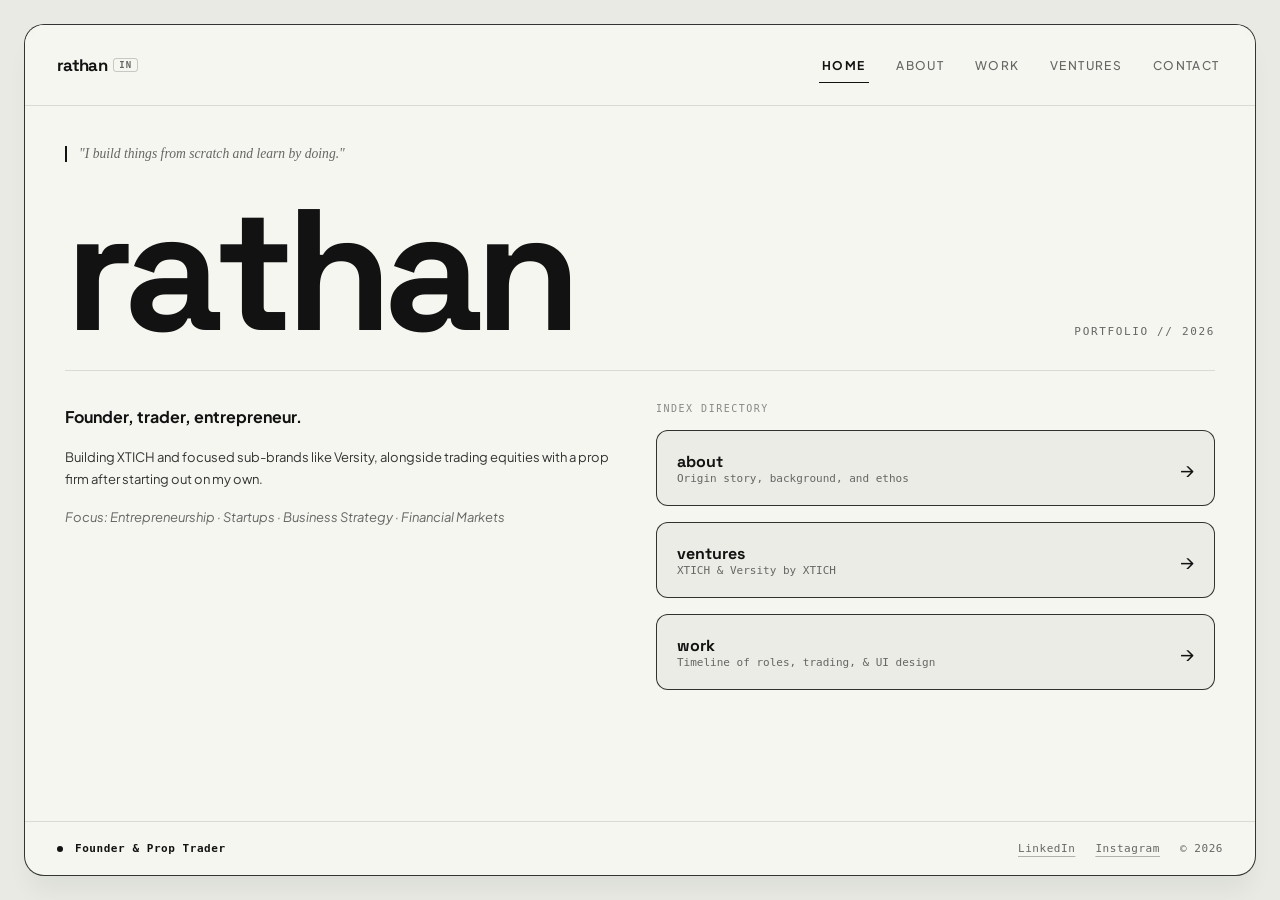
<file: index.html>
<!DOCTYPE html>
<html lang="en">
<head>
  <meta charset="UTF-8">
  <meta name="viewport" content="width=device-width, initial-scale=1.0">
  <title>Rathan — Founder & Trader</title>
  <meta name="description" content="Personal portfolio of Rathan — Founder of XTICH & Versity, Trader, Entrepreneur.">
  
  <!-- Google Fonts -->
  <link rel="preconnect" href="https://fonts.googleapis.com">
  <link rel="preconnect" href="https://fonts.gstatic.com" crossorigin>
  <link href="https://fonts.googleapis.com/css2?family=Plus+Jakarta+Sans:ital,wght@0,300;0,400;0,500;0,600;0,700;0,800;1,400&family=Space+Grotesk:wght@500;600;700;800&display=swap" rel="stylesheet">
  
  <link rel="stylesheet" href="css/style.css">
</head>
<body>

  <div class="viewport-frame">
    <!-- Top Header Bar -->
    <header class="header-bar">
      <a href="index.html" class="brand-logo">
        <span>rathan</span>
        <span class="brand-badge">in</span>
      </a>

      <nav aria-label="Main Navigation">
        <ul class="nav-links">
          <li><a href="index.html" class="nav-link active">Home</a></li>
          <li><a href="about.html" class="nav-link">About</a></li>
          <li><a href="work.html" class="nav-link">Work</a></li>
          <li><a href="ventures.html" class="nav-link">Ventures</a></li>
          <li><a href="contact.html" class="nav-link">Contact</a></li>
        </ul>
      </nav>
    </header>

    <!-- Main Content -->
    <main class="main-content">
      <!-- Top-left pull quote -->
      <div class="pull-quote">
        "I build things from scratch and learn by doing."
      </div>

      <!-- Giant Wordmark Header -->
      <div class="wordmark-header">
        <div class="wordmark-container">
          <h1 class="wordmark-title" data-wordmark="rathan">rathan</h1>
          <div class="wordmark-subtitle">PORTFOLIO // 2026</div>
        </div>
      </div>

      <!-- Intro & Directory Teaser Grid -->
      <div class="grid-two-col reveal-on-scroll">
        <!-- Quiet Body Intro -->
        <div class="quiet-body">
          <div style="font-weight: 700; font-size: 1rem; color: var(--text-main);">
            Founder, trader, entrepreneur.
          </div>
          <p>
            Building XTICH and focused sub-brands like Versity, alongside trading equities with a prop firm after starting out on my own.
          </p>
          <p style="color: var(--text-muted); font-style: italic;">
            Focus: Entrepreneurship · Startups · Business Strategy · Financial Markets
          </p>
        </div>

        <!-- Index Directory Teasers -->
        <div style="display: flex; flex-direction: column; gap: 1rem;">
          <div style="font-family: monospace; font-size: 10px; text-transform: uppercase; letter-spacing: 0.15em; color: var(--text-subtle);">
            INDEX DIRECTORY
          </div>

          <a href="about.html" class="framed-card" style="display: flex; justify-content: space-between; align-items: center;">
            <div>
              <div style="font-family: var(--font-grotesk); font-weight: 700; font-size: 1rem;">about</div>
              <div style="font-family: monospace; font-size: 11px; color: var(--text-muted);">Origin story, background, and ethos</div>
            </div>
            <span style="font-size: 1.25rem;">→</span>
          </a>

          <a href="ventures.html" class="framed-card" style="display: flex; justify-content: space-between; align-items: center;">
            <div>
              <div style="font-family: var(--font-grotesk); font-weight: 700; font-size: 1rem;">ventures</div>
              <div style="font-family: monospace; font-size: 11px; color: var(--text-muted);">XTICH & Versity by XTICH</div>
            </div>
            <span style="font-size: 1.25rem;">→</span>
          </a>

          <a href="work.html" class="framed-card" style="display: flex; justify-content: space-between; align-items: center;">
            <div>
              <div style="font-family: var(--font-grotesk); font-weight: 700; font-size: 1rem;">work</div>
              <div style="font-family: monospace; font-size: 11px; color: var(--text-muted);">Timeline of roles, trading, & UI design</div>
            </div>
            <span style="font-size: 1.25rem;">→</span>
          </a>
        </div>
      </div>
    </main>

    <!-- Bottom Footer Bar -->
    <footer class="footer-bar">
      <div class="footer-status">
        <span class="status-dot"></span>
        <span style="color: var(--text-main); font-weight: 600;">Founder & Prop Trader</span>
      </div>

      <div class="footer-socials">
        <a href="https://www.linkedin.com/in/rathan-p/" target="_blank" rel="noopener noreferrer">LinkedIn</a>
        <a href="https://www.instagram.com/rathannx/" target="_blank" rel="noopener noreferrer">Instagram</a>
        <span>© 2026</span>
      </div>
    </footer>
  </div>

  <script src="js/main.js"></script>
</body>
</html>
</file>
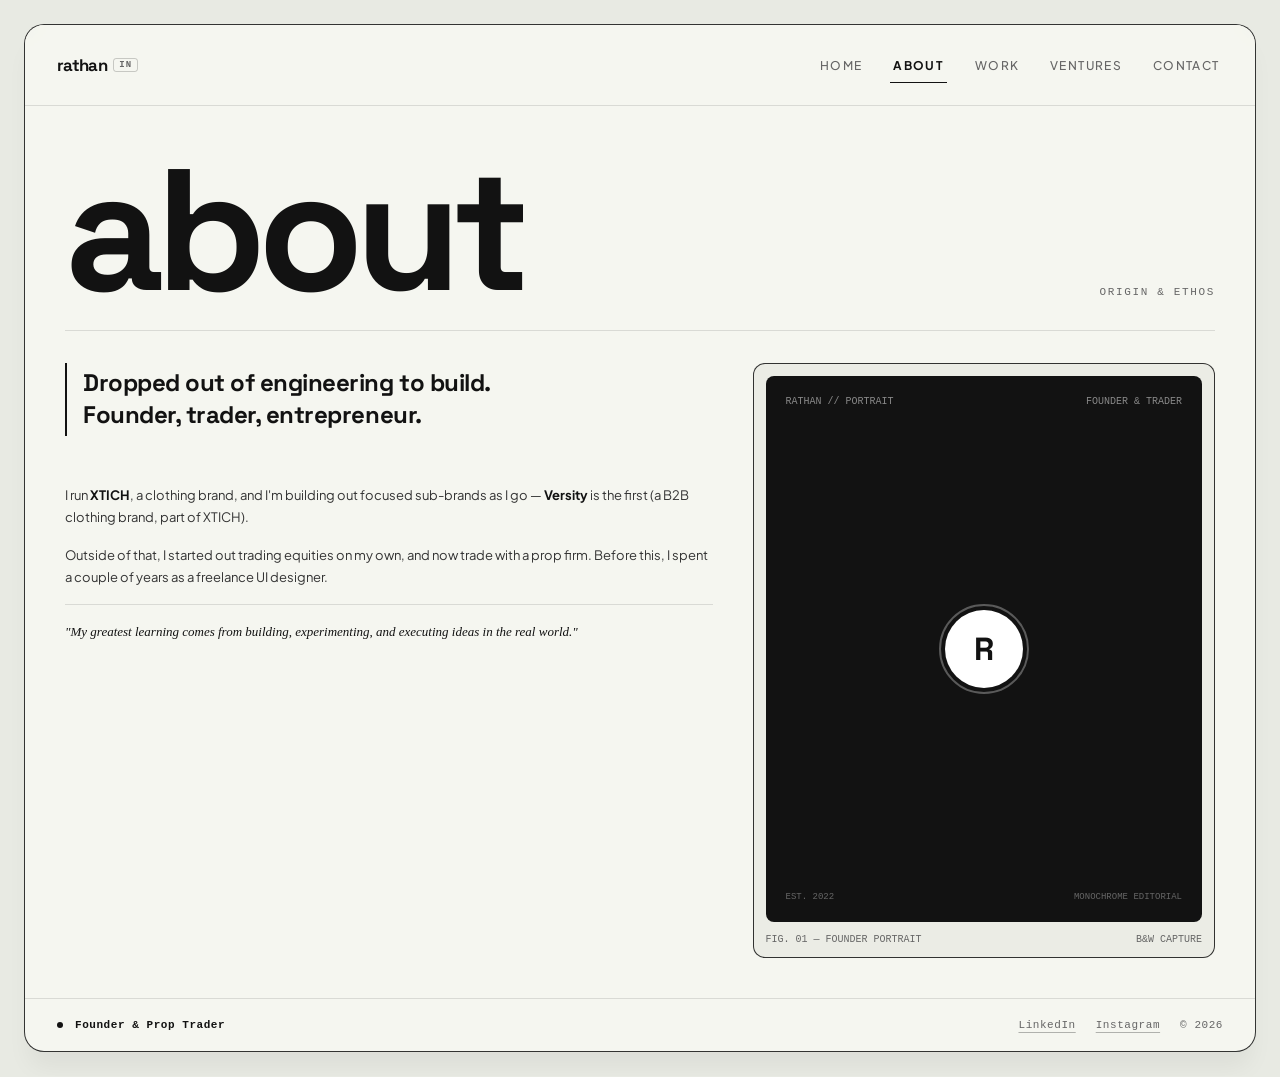
<file: about.html>
<!DOCTYPE html>
<html lang="en">
<head>
  <meta charset="UTF-8">
  <meta name="viewport" content="width=device-width, initial-scale=1.0">
  <title>About — Rathan</title>
  <meta name="description" content="Origin story, background, and ethos of Rathan — Founder, Trader, Entrepreneur.">
  
  <!-- Google Fonts -->
  <link rel="preconnect" href="https://fonts.googleapis.com">
  <link rel="preconnect" href="https://fonts.gstatic.com" crossorigin>
  <link href="https://fonts.googleapis.com/css2?family=Plus+Jakarta+Sans:ital,wght@0,300;0,400;0,500;0,600;0,700;0,800;1,400&family=Space+Grotesk:wght@500;600;700;800&display=swap" rel="stylesheet">
  
  <link rel="stylesheet" href="css/style.css">
</head>
<body>

  <div class="viewport-frame">
    <!-- Top Header Bar -->
    <header class="header-bar">
      <a href="index.html" class="brand-logo">
        <span>rathan</span>
        <span class="brand-badge">in</span>
      </a>

      <nav aria-label="Main Navigation">
        <ul class="nav-links">
          <li><a href="index.html" class="nav-link">Home</a></li>
          <li><a href="about.html" class="nav-link active">About</a></li>
          <li><a href="work.html" class="nav-link">Work</a></li>
          <li><a href="ventures.html" class="nav-link">Ventures</a></li>
          <li><a href="contact.html" class="nav-link">Contact</a></li>
        </ul>
      </nav>
    </header>

    <!-- Main Content -->
    <main class="main-content">
      <!-- Giant Wordmark Header -->
      <div class="wordmark-header">
        <div class="wordmark-container">
          <h1 class="wordmark-title" data-wordmark="about">about</h1>
          <div class="wordmark-subtitle">ORIGIN & ETHOS</div>
        </div>
      </div>

      <!-- Main About Grid -->
      <div class="grid-about reveal-on-scroll">
        <!-- Left Column: Copy -->
        <div style="display: flex; flex-direction: column; gap: 1.5rem;">
          <div class="headline-box">
            <h2 class="headline-text">
              Dropped out of engineering to build. <br>Founder, trader, entrepreneur.
            </h2>
          </div>

          <div class="quiet-body">
            <p>
              I run <strong style="color: var(--text-main);">XTICH</strong>, a clothing brand, and I'm building out focused sub-brands as I go — <strong style="color: var(--text-main);">Versity</strong> is the first (a B2B clothing brand, part of XTICH).
            </p>

            <p>
              Outside of that, I started out trading equities on my own, and now trade with a prop firm. Before this, I spent a couple of years as a freelance UI designer.
            </p>

            <div style="padding-top: 1rem; border-top: 1px solid var(--border-light);">
              <p style="font-family: Georgia, serif; font-style: italic; color: var(--text-main); font-weight: 500;">
                "My greatest learning comes from building, experimenting, and executing ideas in the real world."
              </p>
            </div>
          </div>
        </div>

        <!-- Right Column: Portrait Card -->
        <div class="portrait-box">
          <div class="portrait-inner">
            <div style="display: flex; justify-content: space-between; font-family: monospace; font-size: 10px; color: #888888;">
              <span>RATHAN // PORTRAIT</span>
              <span>FOUNDER & TRADER</span>
            </div>

            <div class="portrait-circle">
              <div class="portrait-avatar">R</div>
            </div>

            <div style="display: flex; justify-content: space-between; font-family: monospace; font-size: 9px; color: #666666; text-transform: uppercase;">
              <span>EST. 2022</span>
              <span>MONOCHROME EDITORIAL</span>
            </div>
          </div>

          <div style="display: flex; justify-content: space-between; font-family: monospace; font-size: 10px; color: var(--text-muted);">
            <span>FIG. 01 — FOUNDER PORTRAIT</span>
            <span>B&W CAPTURE</span>
          </div>
        </div>
      </div>
    </main>

    <!-- Bottom Footer Bar -->
    <footer class="footer-bar">
      <div class="footer-status">
        <span class="status-dot"></span>
        <span style="color: var(--text-main); font-weight: 600;">Founder & Prop Trader</span>
      </div>

      <div class="footer-socials">
        <a href="https://www.linkedin.com/in/rathan-p/" target="_blank" rel="noopener noreferrer">LinkedIn</a>
        <a href="https://www.instagram.com/rathannx/" target="_blank" rel="noopener noreferrer">Instagram</a>
        <span>© 2026</span>
      </div>
    </footer>
  </div>

  <script src="js/main.js"></script>
</body>
</html>
</file>
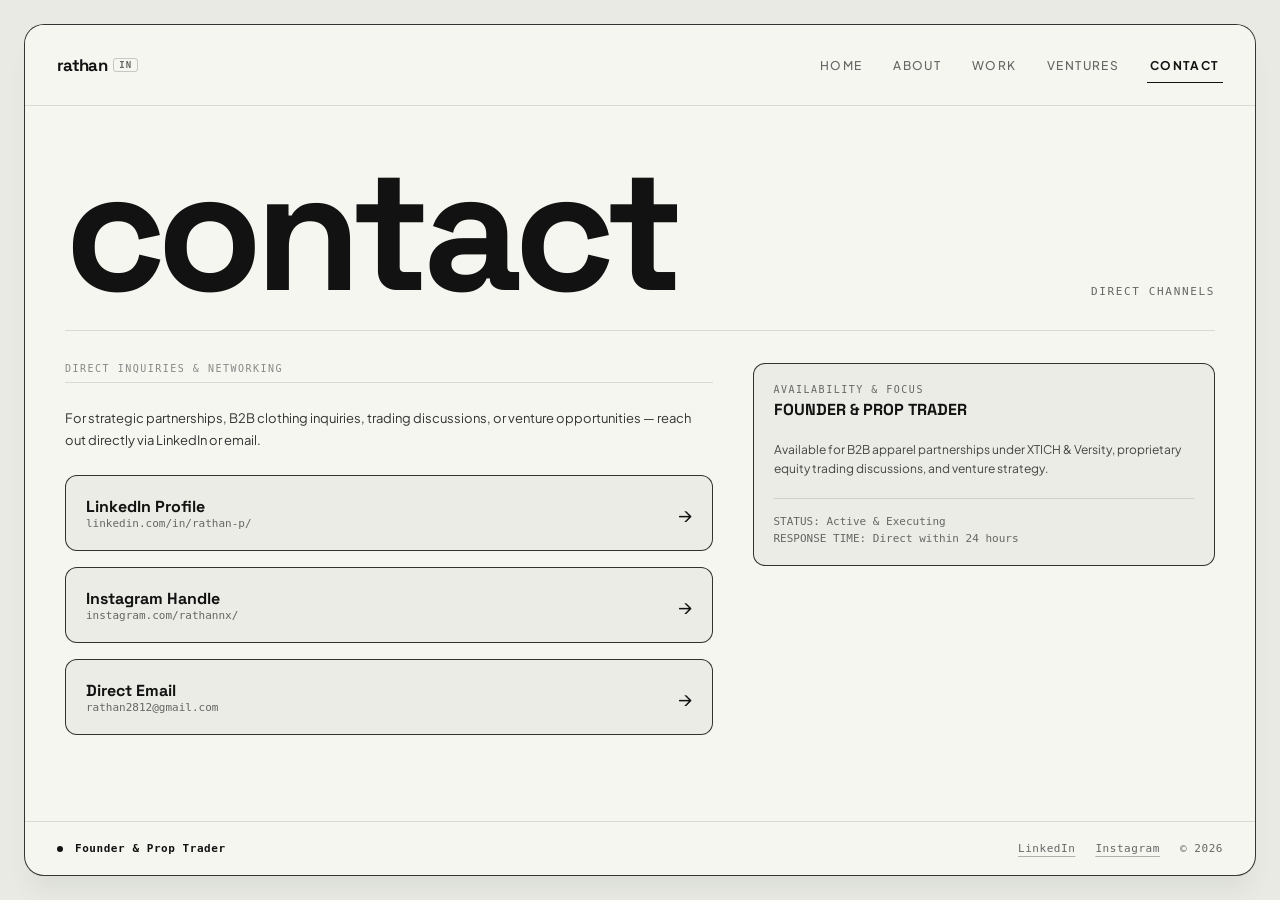
<file: contact.html>
<!DOCTYPE html>
<html lang="en">
<head>
  <meta charset="UTF-8">
  <meta name="viewport" content="width=device-width, initial-scale=1.0">
  <title>Contact — Rathan</title>
  <meta name="description" content="Direct contact channels and social profiles for Rathan.">
  
  <!-- Google Fonts -->
  <link rel="preconnect" href="https://fonts.googleapis.com">
  <link rel="preconnect" href="https://fonts.gstatic.com" crossorigin>
  <link href="https://fonts.googleapis.com/css2?family=Plus+Jakarta+Sans:ital,wght@0,300;0,400;0,500;0,600;0,700;0,800;1,400&family=Space+Grotesk:wght@500;600;700;800&display=swap" rel="stylesheet">
  
  <link rel="stylesheet" href="css/style.css">
</head>
<body>

  <div class="viewport-frame">
    <!-- Top Header Bar -->
    <header class="header-bar">
      <a href="index.html" class="brand-logo">
        <span>rathan</span>
        <span class="brand-badge">in</span>
      </a>

      <nav aria-label="Main Navigation">
        <ul class="nav-links">
          <li><a href="index.html" class="nav-link">Home</a></li>
          <li><a href="about.html" class="nav-link">About</a></li>
          <li><a href="work.html" class="nav-link">Work</a></li>
          <li><a href="ventures.html" class="nav-link">Ventures</a></li>
          <li><a href="contact.html" class="nav-link active">Contact</a></li>
        </ul>
      </nav>
    </header>

    <!-- Main Content -->
    <main class="main-content">
      <!-- Giant Wordmark Header -->
      <div class="wordmark-header">
        <div class="wordmark-container">
          <h1 class="wordmark-title" data-wordmark="contact">contact</h1>
          <div class="wordmark-subtitle">DIRECT CHANNELS</div>
        </div>
      </div>

      <!-- Contact Layout Grid -->
      <div class="grid-about reveal-on-scroll">
        <!-- Left 7 cols: Direct Links -->
        <div style="display: flex; flex-direction: column; gap: 1.5rem;">
          <div style="font-family: monospace; font-size: 10px; text-transform: uppercase; letter-spacing: 0.15em; color: var(--text-subtle); padding-bottom: 0.5rem; border-bottom: 1px solid var(--border-light);">
            DIRECT INQUIRIES & NETWORKING
          </div>

          <p style="font-size: 13px; line-height: 1.7; color: #333333;">
            For strategic partnerships, B2B clothing inquiries, trading discussions, or venture opportunities — reach out directly via LinkedIn or email.
          </p>

          <div style="display: flex; flex-direction: column; gap: 1rem;">
            <!-- LinkedIn -->
            <a href="https://www.linkedin.com/in/rathan-p/" target="_blank" rel="noopener noreferrer" class="framed-card" style="display: flex; justify-content: space-between; align-items: center;">
              <div>
                <div style="font-family: var(--font-grotesk); font-weight: 700; font-size: 1rem;">LinkedIn Profile</div>
                <div style="font-family: monospace; font-size: 11px; color: var(--text-muted);">linkedin.com/in/rathan-p/</div>
              </div>
              <span style="font-size: 1.25rem;">→</span>
            </a>

            <!-- Instagram -->
            <a href="https://www.instagram.com/rathannx/" target="_blank" rel="noopener noreferrer" class="framed-card" style="display: flex; justify-content: space-between; align-items: center;">
              <div>
                <div style="font-family: var(--font-grotesk); font-weight: 700; font-size: 1rem;">Instagram Handle</div>
                <div style="font-family: monospace; font-size: 11px; color: var(--text-muted);">instagram.com/rathannx/</div>
              </div>
              <span style="font-size: 1.25rem;">→</span>
            </a>

            <!-- Email -->
            <a href="mailto:rathan2812@gmail.com" class="framed-card" style="display: flex; justify-content: space-between; align-items: center;">
              <div>
                <div style="font-family: var(--font-grotesk); font-weight: 700; font-size: 1rem;">Direct Email</div>
                <div style="font-family: monospace; font-size: 11px; color: var(--text-muted);">rathan2812@gmail.com</div>
              </div>
              <span style="font-size: 1.25rem;">→</span>
            </a>
          </div>
        </div>

        <!-- Right 5 cols: Availability Specs -->
        <div>
          <div class="framed-card" style="display: flex; flex-direction: column; gap: 1.25rem;">
            <div>
              <span style="font-family: monospace; font-size: 10px; text-transform: uppercase; letter-spacing: 0.15em; color: var(--text-muted); display: block; margin-bottom: 0.25rem;">
                AVAILABILITY & FOCUS
              </span>
              <h3 style="font-family: var(--font-grotesk); font-size: 1rem; font-weight: 700; text-transform: uppercase;">
                Founder & Prop Trader
              </h3>
            </div>

            <p style="font-size: 12px; line-height: 1.6; color: #444444;">
              Available for B2B apparel partnerships under XTICH & Versity, proprietary equity trading discussions, and venture strategy.
            </p>

            <div style="padding-top: 1rem; border-top: 1px solid var(--border-light); font-family: monospace; font-size: 11px; color: var(--text-muted); display: flex; flex-direction: column; gap: 0.25rem;">
              <div>STATUS: Active & Executing</div>
              <div>RESPONSE TIME: Direct within 24 hours</div>
            </div>
          </div>
        </div>
      </div>
    </main>

    <!-- Bottom Footer Bar -->
    <footer class="footer-bar">
      <div class="footer-status">
        <span class="status-dot"></span>
        <span style="color: var(--text-main); font-weight: 600;">Founder & Prop Trader</span>
      </div>

      <div class="footer-socials">
        <a href="https://www.linkedin.com/in/rathan-p/" target="_blank" rel="noopener noreferrer">LinkedIn</a>
        <a href="https://www.instagram.com/rathannx/" target="_blank" rel="noopener noreferrer">Instagram</a>
        <span>© 2026</span>
      </div>
    </footer>
  </div>

  <script src="js/main.js"></script>
</body>
</html>
</file>
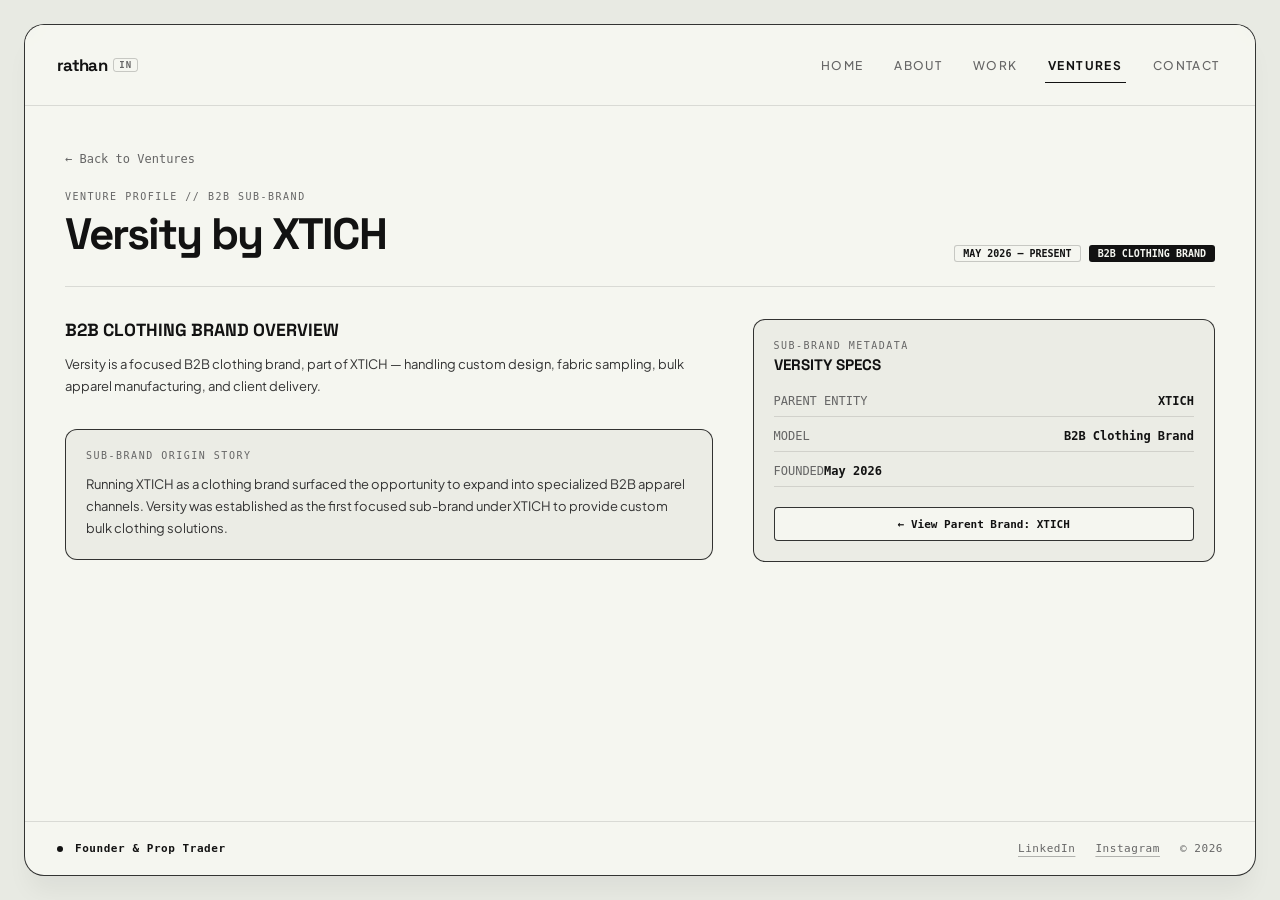
<file: ventures-versity.html>
<!DOCTYPE html>
<html lang="en">
<head>
  <meta charset="UTF-8">
  <meta name="viewport" content="width=device-width, initial-scale=1.0">
  <title>Versity by XTICH — Venture Profile</title>
  <meta name="description" content="Dedicated venture case study for Versity by XTICH, a B2B clothing brand.">
  
  <!-- Google Fonts -->
  <link rel="preconnect" href="https://fonts.googleapis.com">
  <link rel="preconnect" href="https://fonts.gstatic.com" crossorigin>
  <link href="https://fonts.googleapis.com/css2?family=Plus+Jakarta+Sans:ital,wght@0,300;0,400;0,500;0,600;0,700;0,800;1,400&family=Space+Grotesk:wght@500;600;700;800&display=swap" rel="stylesheet">
  
  <link rel="stylesheet" href="css/style.css">
</head>
<body>

  <div class="viewport-frame">
    <!-- Top Header Bar -->
    <header class="header-bar">
      <a href="index.html" class="brand-logo">
        <span>rathan</span>
        <span class="brand-badge">in</span>
      </a>

      <nav aria-label="Main Navigation">
        <ul class="nav-links">
          <li><a href="index.html" class="nav-link">Home</a></li>
          <li><a href="about.html" class="nav-link">About</a></li>
          <li><a href="work.html" class="nav-link">Work</a></li>
          <li><a href="ventures.html" class="nav-link active">Ventures</a></li>
          <li><a href="contact.html" class="nav-link">Contact</a></li>
        </ul>
      </nav>
    </header>

    <!-- Main Content -->
    <main class="main-content">
      <!-- Breadcrumb -->
      <div style="margin-bottom: 1.5rem;">
        <a href="ventures.html" style="font-family: monospace; font-size: 12px; color: var(--text-muted); text-decoration: none;">
          ← Back to Ventures
        </a>
      </div>

      <!-- Detail Header -->
      <div style="padding-bottom: 1.5rem; border-bottom: 1px solid var(--border-light); margin-bottom: 2rem; display: flex; justify-content: space-between; align-items: flex-end; flex-wrap: wrap; gap: 1rem;">
        <div>
          <span style="font-family: monospace; font-size: 10px; text-transform: uppercase; letter-spacing: 0.15em; color: var(--text-muted); display: block; margin-bottom: 0.25rem;">
            VENTURE PROFILE // B2B SUB-BRAND
          </span>
          <h1 style="font-family: var(--font-grotesk); font-weight: 800; font-size: 2.75rem; letter-spacing: -0.04em; color: var(--text-main);">
            Versity by XTICH
          </h1>
        </div>
        <div style="display: flex; gap: 0.5rem;">
          <span class="card-tag">May 2026 – Present</span>
          <span class="card-tag" style="background: var(--text-main); color: var(--bg-canvas);">B2B Clothing Brand</span>
        </div>
      </div>

      <!-- Detail Content Grid -->
      <div class="grid-about reveal-on-scroll">
        <!-- Left Column: Story -->
        <div style="display: flex; flex-direction: column; gap: 2rem;">
          <div>
            <h2 style="font-family: var(--font-grotesk); font-size: 1.1rem; font-weight: 700; text-transform: uppercase; margin-bottom: 0.75rem;">
              B2B Clothing Brand Overview
            </h2>
            <p style="font-size: 13px; line-height: 1.7; color: #333333;">
              Versity is a focused B2B clothing brand, part of XTICH — handling custom design, fabric sampling, bulk apparel manufacturing, and client delivery.
            </p>
          </div>

          <div class="framed-card" style="display: flex; flex-direction: column; gap: 0.75rem;">
            <div style="font-family: monospace; font-size: 10px; text-transform: uppercase; letter-spacing: 0.15em; color: var(--text-muted);">
              SUB-BRAND ORIGIN STORY
            </div>
            <p style="font-size: 13px; line-height: 1.7; color: #333333;">
              Running XTICH as a clothing brand surfaced the opportunity to expand into specialized B2B apparel channels. Versity was established as the first focused sub-brand under XTICH to provide custom bulk clothing solutions.
            </p>
          </div>

        </div>

        <!-- Right Column: Specs Sidebar -->
        <div>
          <div class="framed-card" style="display: flex; flex-direction: column; gap: 1.25rem;">
            <div>
              <span style="font-family: monospace; font-size: 10px; text-transform: uppercase; letter-spacing: 0.15em; color: var(--text-muted); display: block; margin-bottom: 0.25rem;">
                SUB-BRAND METADATA
              </span>
              <h3 style="font-family: var(--font-grotesk); font-size: 0.95rem; font-weight: 700; text-transform: uppercase;">
                Versity Specs
              </h3>
            </div>

            <div style="display: flex; flex-direction: column; gap: 0.75rem; font-family: monospace; font-size: 12px;">
              <div style="display: flex; justify-content: space-between; padding-bottom: 0.5rem; border-bottom: 1px solid var(--border-light);">
                <span style="color: var(--text-muted);">PARENT ENTITY</span>
                <span style="font-weight: 700; color: var(--text-main);">XTICH</span>
              </div>
              <div style="display: flex; justify-content: space-between; padding-bottom: 0.5rem; border-bottom: 1px solid var(--border-light);">
                <span style="color: var(--text-muted);">MODEL</span>
                <span style="font-weight: 700; color: var(--text-main);">B2B Clothing Brand</span>
              </div>
              <div style="display: flex; justify-between; padding-bottom: 0.5rem; border-bottom: 1px solid var(--border-light);">
                <span style="color: var(--text-muted);">FOUNDED</span>
                <span style="font-weight: 700; color: var(--text-main);">May 2026</span>
              </div>
            </div>

            <a href="ventures-xtich.html" style="display: block; width: 100%; padding: 0.6rem; text-align: center; background: var(--bg-canvas); color: var(--text-main); text-decoration: none; border: 1px solid var(--border-frame); border-radius: 4px; font-family: monospace; font-size: 11px; font-weight: 600;">
              ← View Parent Brand: XTICH
            </a>
          </div>
        </div>
      </div>
    </main>

    <!-- Bottom Footer Bar -->
    <footer class="footer-bar">
      <div class="footer-status">
        <span class="status-dot"></span>
        <span style="color: var(--text-main); font-weight: 600;">Founder & Prop Trader</span>
      </div>

      <div class="footer-socials">
        <a href="https://www.linkedin.com/in/rathan-p/" target="_blank" rel="noopener noreferrer">LinkedIn</a>
        <a href="https://www.instagram.com/rathannx/" target="_blank" rel="noopener noreferrer">Instagram</a>
        <span>© 2026</span>
      </div>
    </footer>
  </div>

  <script src="js/main.js"></script>
</body>
</html>
</file>
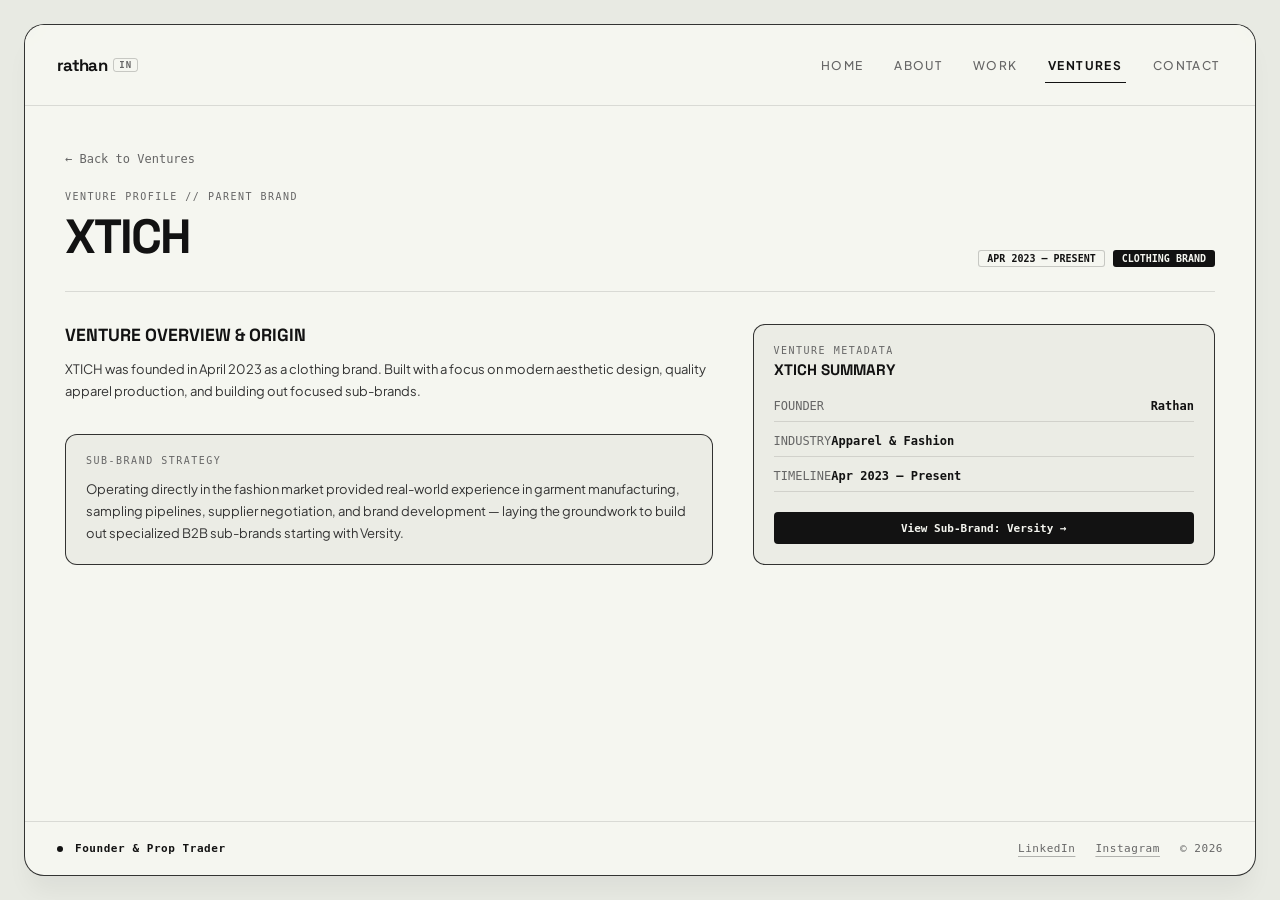
<file: ventures-xtich.html>
<!DOCTYPE html>
<html lang="en">
<head>
  <meta charset="UTF-8">
  <meta name="viewport" content="width=device-width, initial-scale=1.0">
  <title>XTICH — Venture Profile</title>
  <meta name="description" content="Dedicated venture case study for XTICH clothing brand.">
  
  <!-- Google Fonts -->
  <link rel="preconnect" href="https://fonts.googleapis.com">
  <link rel="preconnect" href="https://fonts.gstatic.com" crossorigin>
  <link href="https://fonts.googleapis.com/css2?family=Plus+Jakarta+Sans:ital,wght@0,300;0,400;0,500;0,600;0,700;0,800;1,400&family=Space+Grotesk:wght@500;600;700;800&display=swap" rel="stylesheet">
  
  <link rel="stylesheet" href="css/style.css">
</head>
<body>

  <div class="viewport-frame">
    <!-- Top Header Bar -->
    <header class="header-bar">
      <a href="index.html" class="brand-logo">
        <span>rathan</span>
        <span class="brand-badge">in</span>
      </a>

      <nav aria-label="Main Navigation">
        <ul class="nav-links">
          <li><a href="index.html" class="nav-link">Home</a></li>
          <li><a href="about.html" class="nav-link">About</a></li>
          <li><a href="work.html" class="nav-link">Work</a></li>
          <li><a href="ventures.html" class="nav-link active">Ventures</a></li>
          <li><a href="contact.html" class="nav-link">Contact</a></li>
        </ul>
      </nav>
    </header>

    <!-- Main Content -->
    <main class="main-content">
      <!-- Breadcrumb -->
      <div style="margin-bottom: 1.5rem;">
        <a href="ventures.html" style="font-family: monospace; font-size: 12px; color: var(--text-muted); text-decoration: none;">
          ← Back to Ventures
        </a>
      </div>

      <!-- Detail Header -->
      <div style="padding-bottom: 1.5rem; border-bottom: 1px solid var(--border-light); margin-bottom: 2rem; display: flex; justify-content: space-between; align-items: flex-end; flex-wrap: wrap; gap: 1rem;">
        <div>
          <span style="font-family: monospace; font-size: 10px; text-transform: uppercase; letter-spacing: 0.15em; color: var(--text-muted); display: block; margin-bottom: 0.25rem;">
            VENTURE PROFILE // PARENT BRAND
          </span>
          <h1 style="font-family: var(--font-grotesk); font-weight: 800; font-size: 3rem; letter-spacing: -0.04em; color: var(--text-main);">
            XTICH
          </h1>
        </div>
        <div style="display: flex; gap: 0.5rem;">
          <span class="card-tag">Apr 2023 – Present</span>
          <span class="card-tag" style="background: var(--text-main); color: var(--bg-canvas);">Clothing Brand</span>
        </div>
      </div>

      <!-- Detail Content Grid -->
      <div class="grid-about reveal-on-scroll">
        <!-- Left Column: Story -->
        <div style="display: flex; flex-direction: column; gap: 2rem;">
          <div>
            <h2 style="font-family: var(--font-grotesk); font-size: 1.1rem; font-weight: 700; text-transform: uppercase; margin-bottom: 0.75rem;">
              Venture Overview & Origin
            </h2>
            <p style="font-size: 13px; line-height: 1.7; color: #333333;">
              XTICH was founded in April 2023 as a clothing brand. Built with a focus on modern aesthetic design, quality apparel production, and building out focused sub-brands.
            </p>
          </div>

          <div class="framed-card" style="display: flex; flex-direction: column; gap: 0.75rem;">
            <div style="font-family: monospace; font-size: 10px; text-transform: uppercase; letter-spacing: 0.15em; color: var(--text-muted);">
              SUB-BRAND STRATEGY
            </div>
            <p style="font-size: 13px; line-height: 1.7; color: #333333;">
              Operating directly in the fashion market provided real-world experience in garment manufacturing, sampling pipelines, supplier negotiation, and brand development — laying the groundwork to build out specialized B2B sub-brands starting with Versity.
            </p>
          </div>

        </div>

        <!-- Right Column: Specs Sidebar -->
        <div>
          <div class="framed-card" style="display: flex; flex-direction: column; gap: 1.25rem;">
            <div>
              <span style="font-family: monospace; font-size: 10px; text-transform: uppercase; letter-spacing: 0.15em; color: var(--text-muted); display: block; margin-bottom: 0.25rem;">
                VENTURE METADATA
              </span>
              <h3 style="font-family: var(--font-grotesk); font-size: 0.95rem; font-weight: 700; text-transform: uppercase;">
                XTICH Summary
              </h3>
            </div>

            <div style="display: flex; flex-direction: column; gap: 0.75rem; font-family: monospace; font-size: 12px;">
              <div style="display: flex; justify-content: space-between; padding-bottom: 0.5rem; border-bottom: 1px solid var(--border-light);">
                <span style="color: var(--text-muted);">FOUNDER</span>
                <span style="font-weight: 700; color: var(--text-main);">Rathan</span>
              </div>
              <div style="display: flex; justify-between; padding-bottom: 0.5rem; border-bottom: 1px solid var(--border-light);">
                <span style="color: var(--text-muted);">INDUSTRY</span>
                <span style="font-weight: 700; color: var(--text-main);">Apparel & Fashion</span>
              </div>
              <div style="display: flex; justify-between; padding-bottom: 0.5rem; border-bottom: 1px solid var(--border-light);">
                <span style="color: var(--text-muted);">TIMELINE</span>
                <span style="font-weight: 700; color: var(--text-main);">Apr 2023 – Present</span>
              </div>
            </div>

            <a href="ventures-versity.html" style="display: block; width: 100%; padding: 0.6rem; text-align: center; background: var(--text-main); color: var(--bg-canvas); text-decoration: none; border-radius: 4px; font-family: monospace; font-size: 11px; font-weight: 600;">
              View Sub-Brand: Versity →
            </a>
          </div>
        </div>
      </div>
    </main>

    <!-- Bottom Footer Bar -->
    <footer class="footer-bar">
      <div class="footer-status">
        <span class="status-dot"></span>
        <span style="color: var(--text-main); font-weight: 600;">Founder & Prop Trader</span>
      </div>

      <div class="footer-socials">
        <a href="https://www.linkedin.com/in/rathan-p/" target="_blank" rel="noopener noreferrer">LinkedIn</a>
        <a href="https://www.instagram.com/rathannx/" target="_blank" rel="noopener noreferrer">Instagram</a>
        <span>© 2026</span>
      </div>
    </footer>
  </div>

  <script src="js/main.js"></script>
</body>
</html>
</file>
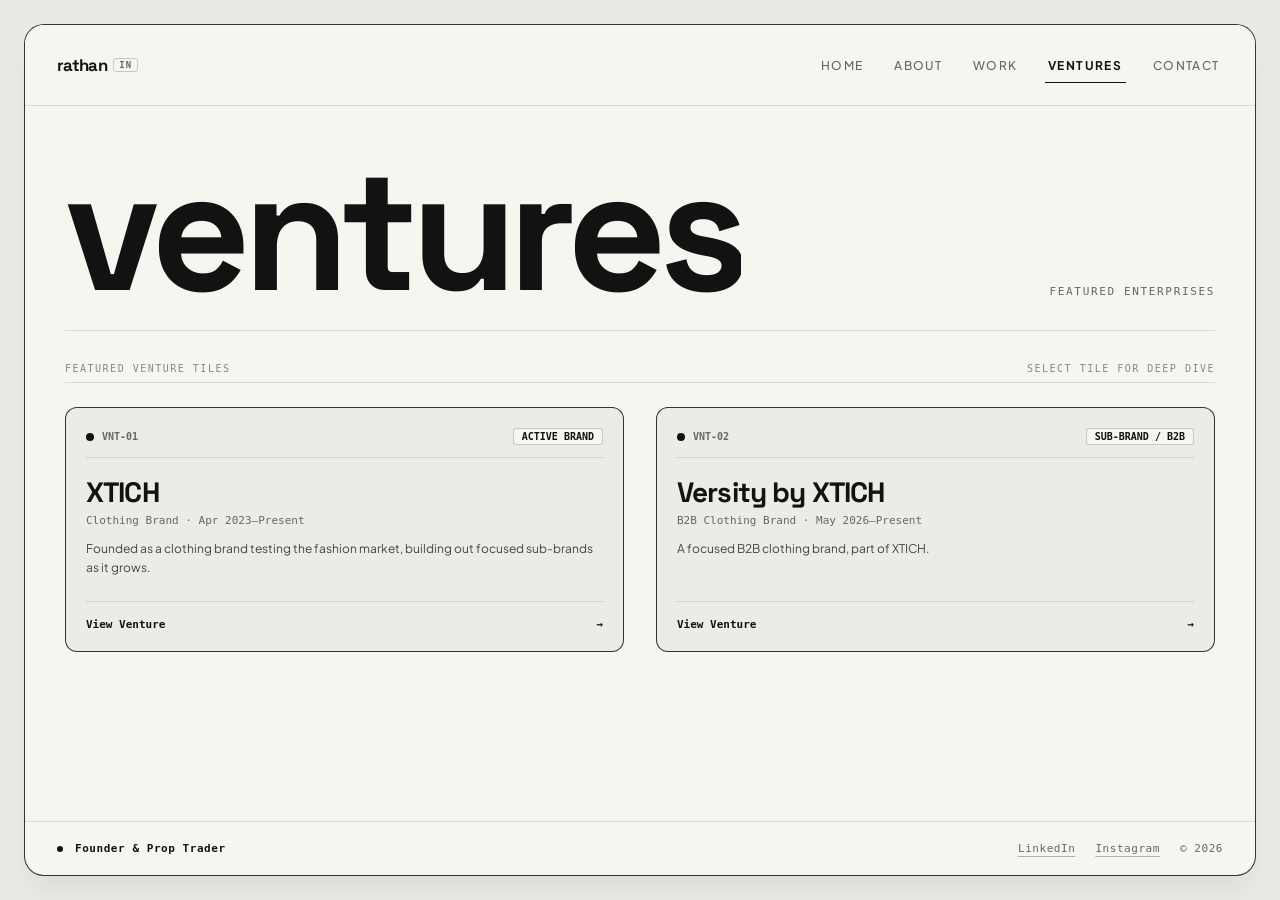
<file: ventures.html>
<!DOCTYPE html>
<html lang="en">
<head>
  <meta charset="UTF-8">
  <meta name="viewport" content="width=device-width, initial-scale=1.0">
  <title>Ventures — Rathan</title>
  <meta name="description" content="Featured enterprises founded by Rathan — XTICH and Versity by XTICH.">
  
  <!-- Google Fonts -->
  <link rel="preconnect" href="https://fonts.googleapis.com">
  <link rel="preconnect" href="https://fonts.gstatic.com" crossorigin>
  <link href="https://fonts.googleapis.com/css2?family=Plus+Jakarta+Sans:ital,wght@0,300;0,400;0,500;0,600;0,700;0,800;1,400&family=Space+Grotesk:wght@500;600;700;800&display=swap" rel="stylesheet">
  
  <link rel="stylesheet" href="css/style.css">
</head>
<body>

  <div class="viewport-frame">
    <!-- Top Header Bar -->
    <header class="header-bar">
      <a href="index.html" class="brand-logo">
        <span>rathan</span>
        <span class="brand-badge">in</span>
      </a>

      <nav aria-label="Main Navigation">
        <ul class="nav-links">
          <li><a href="index.html" class="nav-link">Home</a></li>
          <li><a href="about.html" class="nav-link">About</a></li>
          <li><a href="work.html" class="nav-link">Work</a></li>
          <li><a href="ventures.html" class="nav-link active">Ventures</a></li>
          <li><a href="contact.html" class="nav-link">Contact</a></li>
        </ul>
      </nav>
    </header>

    <!-- Main Content -->
    <main class="main-content">
      <!-- Giant Wordmark Header -->
      <div class="wordmark-header">
        <div class="wordmark-container">
          <h1 class="wordmark-title" data-wordmark="ventures">ventures</h1>
          <div class="wordmark-subtitle">FEATURED ENTERPRISES</div>
        </div>
      </div>

      <div class="reveal-on-scroll">
        <div style="font-family: monospace; font-size: 10px; text-transform: uppercase; letter-spacing: 0.15em; color: var(--text-subtle); padding-bottom: 0.5rem; border-bottom: 1px solid var(--border-light); margin-bottom: 1.5rem; display: flex; justify-content: space-between;">
          <span>FEATURED VENTURE TILES</span>
          <span>SELECT TILE FOR DEEP DIVE</span>
        </div>

        <!-- 2 Featured Framed Windows / Tiles -->
        <div class="grid-two-col">
          <!-- Tile 1: XTICH -->
          <a href="ventures-xtich.html" class="framed-card" style="position: relative; display: flex; flex-direction: column; justify-content: space-between;">
            <div>
              <div class="card-header">
                <div style="display: flex; align-items: center; gap: 0.5rem;">
                  <span style="width: 8px; height: 8px; border-radius: 50%; background: var(--text-main); display: inline-block;"></span>
                  <span style="font-family: monospace; font-size: 10px; font-weight: 700; color: var(--text-muted);">VNT-01</span>
                </div>
                <span class="card-tag">ACTIVE BRAND</span>
              </div>

              <div style="margin-bottom: 1.5rem;">
                <h3 class="card-title">XTICH</h3>
                <div style="font-family: monospace; font-size: 11px; color: var(--text-muted); margin-bottom: 0.75rem;">
                  Clothing Brand · Apr 2023–Present
                </div>
                <p style="font-size: 12px; line-height: 1.6; color: #444444;">
                  Founded as a clothing brand testing the fashion market, building out focused sub-brands as it grows.
                </p>
              </div>
            </div>

            <div style="padding-top: 1rem; border-top: 1px solid var(--border-light); display: flex; justify-content: space-between; font-family: monospace; font-size: 11px; font-weight: 700; color: var(--text-main);">
              <span>View Venture</span>
              <span>→</span>
            </div>
          </a>

          <!-- Tile 2: Versity by XTICH -->
          <a href="ventures-versity.html" class="framed-card" style="position: relative; display: flex; flex-direction: column; justify-content: space-between;">
            <div>
              <div class="card-header">
                <div style="display: flex; align-items: center; gap: 0.5rem;">
                  <span style="width: 8px; height: 8px; border-radius: 50%; background: var(--text-main); display: inline-block;"></span>
                  <span style="font-family: monospace; font-size: 10px; font-weight: 700; color: var(--text-muted);">VNT-02</span>
                </div>
                <span class="card-tag">SUB-BRAND / B2B</span>
              </div>

              <div style="margin-bottom: 1.5rem;">
                <h3 class="card-title">Versity by XTICH</h3>
                <div style="font-family: monospace; font-size: 11px; color: var(--text-muted); margin-bottom: 0.75rem;">
                  B2B Clothing Brand · May 2026–Present
                </div>
                <p style="font-size: 12px; line-height: 1.6; color: #444444;">
                  A focused B2B clothing brand, part of XTICH.
                </p>
              </div>
            </div>

            <div style="padding-top: 1rem; border-top: 1px solid var(--border-light); display: flex; justify-content: space-between; font-family: monospace; font-size: 11px; font-weight: 700; color: var(--text-main);">
              <span>View Venture</span>
              <span>→</span>
            </div>
          </a>
        </div>
      </div>
    </main>

    <!-- Bottom Footer Bar -->
    <footer class="footer-bar">
      <div class="footer-status">
        <span class="status-dot"></span>
        <span style="color: var(--text-main); font-weight: 600;">Founder & Prop Trader</span>
      </div>

      <div class="footer-socials">
        <a href="https://www.linkedin.com/in/rathan-p/" target="_blank" rel="noopener noreferrer">LinkedIn</a>
        <a href="https://www.instagram.com/rathannx/" target="_blank" rel="noopener noreferrer">Instagram</a>
        <span>© 2026</span>
      </div>
    </footer>
  </div>

  <script src="js/main.js"></script>
</body>
</html>
</file>
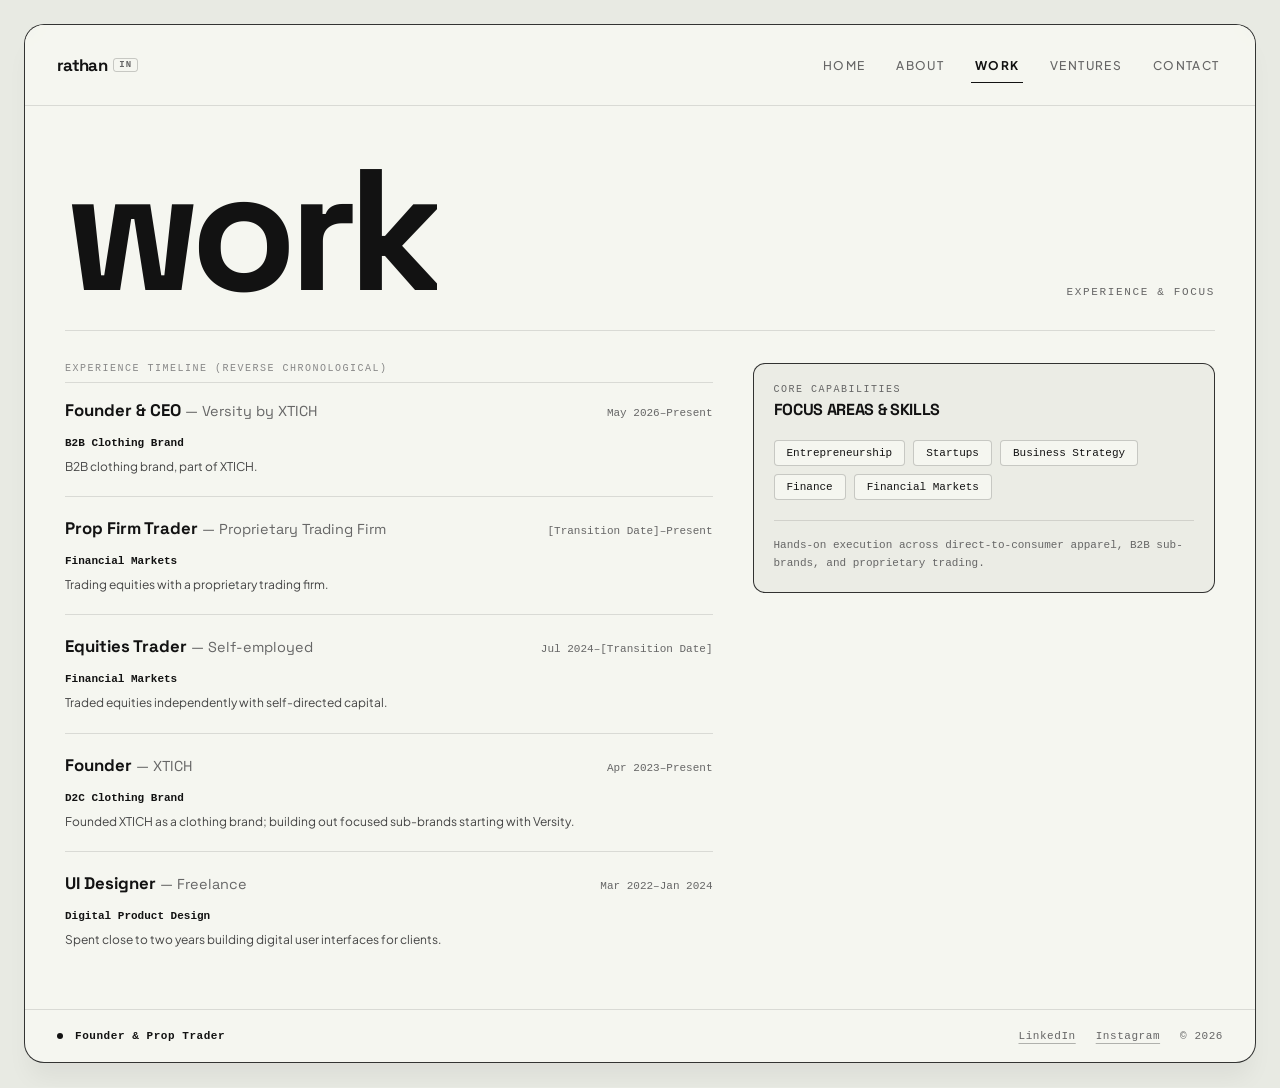
<file: work.html>
<!DOCTYPE html>
<html lang="en">
<head>
  <meta charset="UTF-8">
  <meta name="viewport" content="width=device-width, initial-scale=1.0">
  <title>Work — Rathan</title>
  <meta name="description" content="Experience timeline, trading progression, and core capabilities of Rathan.">
  
  <!-- Google Fonts -->
  <link rel="preconnect" href="https://fonts.googleapis.com">
  <link rel="preconnect" href="https://fonts.gstatic.com" crossorigin>
  <link href="https://fonts.googleapis.com/css2?family=Plus+Jakarta+Sans:ital,wght@0,300;0,400;0,500;0,600;0,700;0,800;1,400&family=Space+Grotesk:wght@500;600;700;800&display=swap" rel="stylesheet">
  
  <link rel="stylesheet" href="css/style.css">
</head>
<body>

  <div class="viewport-frame">
    <!-- Top Header Bar -->
    <header class="header-bar">
      <a href="index.html" class="brand-logo">
        <span>rathan</span>
        <span class="brand-badge">in</span>
      </a>

      <nav aria-label="Main Navigation">
        <ul class="nav-links">
          <li><a href="index.html" class="nav-link">Home</a></li>
          <li><a href="about.html" class="nav-link">About</a></li>
          <li><a href="work.html" class="nav-link active">Work</a></li>
          <li><a href="ventures.html" class="nav-link">Ventures</a></li>
          <li><a href="contact.html" class="nav-link">Contact</a></li>
        </ul>
      </nav>
    </header>

    <!-- Main Content -->
    <main class="main-content">
      <!-- Giant Wordmark Header -->
      <div class="wordmark-header">
        <div class="wordmark-container">
          <h1 class="wordmark-title" data-wordmark="work">work</h1>
          <div class="wordmark-subtitle">EXPERIENCE & FOCUS</div>
        </div>
      </div>

      <!-- Work Grid Layout -->
      <div class="grid-about reveal-on-scroll">
        <!-- Left 7 cols: Experience Rows -->
        <div>
          <div style="font-family: monospace; font-size: 10px; text-transform: uppercase; letter-spacing: 0.15em; color: var(--text-subtle); padding-bottom: 0.5rem; border-bottom: 1px solid var(--border-light); margin-bottom: 1rem;">
            EXPERIENCE TIMELINE (REVERSE CHRONOLOGICAL)
          </div>

          <div style="display: flex; flex-direction: column;">
            <!-- 1. Founder & CEO — Versity -->
            <div class="timeline-row">
              <div class="timeline-header">
                <div class="timeline-role">
                  Founder & CEO <span class="timeline-company">— Versity by XTICH</span>
                </div>
                <div class="timeline-dates">May 2026–Present</div>
              </div>
              <div class="timeline-tag">B2B Clothing Brand</div>
              <p class="timeline-desc">B2B clothing brand, part of XTICH.</p>
            </div>

            <!-- 2. Prop Firm Trader -->
            <div class="timeline-row">
              <div class="timeline-header">
                <div class="timeline-role">
                  Prop Firm Trader <span class="timeline-company">— Proprietary Trading Firm</span>
                </div>
                <div class="timeline-dates">[Transition Date]–Present</div>
              </div>
              <div class="timeline-tag">Financial Markets</div>
              <p class="timeline-desc">Trading equities with a proprietary trading firm.</p>
            </div>

            <!-- 3. Equities Trader — Self-employed -->
            <div class="timeline-row">
              <div class="timeline-header">
                <div class="timeline-role">
                  Equities Trader <span class="timeline-company">— Self-employed</span>
                </div>
                <div class="timeline-dates">Jul 2024–[Transition Date]</div>
              </div>
              <div class="timeline-tag">Financial Markets</div>
              <p class="timeline-desc">Traded equities independently with self-directed capital.</p>
            </div>

            <!-- 4. Founder — XTICH -->
            <div class="timeline-row">
              <div class="timeline-header">
                <div class="timeline-role">
                  Founder <span class="timeline-company">— XTICH</span>
                </div>
                <div class="timeline-dates">Apr 2023–Present</div>
              </div>
              <div class="timeline-tag">D2C Clothing Brand</div>
              <p class="timeline-desc">Founded XTICH as a clothing brand; building out focused sub-brands starting with Versity.</p>
            </div>

            <!-- 5. UI Designer — Freelance -->
            <div class="timeline-row">
              <div class="timeline-header">
                <div class="timeline-role">
                  UI Designer <span class="timeline-company">— Freelance</span>
                </div>
                <div class="timeline-dates">Mar 2022–Jan 2024</div>
              </div>
              <div class="timeline-tag">Digital Product Design</div>
              <p class="timeline-desc">Spent close to two years building digital user interfaces for clients.</p>
            </div>
          </div>
        </div>

        <!-- Right 5 cols: Focus Areas Card -->
        <div>
          <div class="framed-card" style="display: flex; flex-direction: column; gap: 1.25rem;">
            <div>
              <span style="font-family: monospace; font-size: 10px; text-transform: uppercase; letter-spacing: 0.15em; color: var(--text-muted); display: block; margin-bottom: 0.25rem;">
                CORE CAPABILITIES
              </span>
              <h3 style="font-family: var(--font-grotesk); font-size: 1rem; font-weight: 700; text-transform: uppercase; letter-spacing: -0.02em;">
                Focus Areas & Skills
              </h3>
            </div>

            <div class="skills-wrap">
              <span class="skill-pill">Entrepreneurship</span>
              <span class="skill-pill">Startups</span>
              <span class="skill-pill">Business Strategy</span>
              <span class="skill-pill">Finance</span>
              <span class="skill-pill">Financial Markets</span>
            </div>

            <div style="padding-top: 1rem; border-top: 1px solid var(--border-light); font-family: monospace; font-size: 11px; color: var(--text-muted); line-height: 1.6;">
              Hands-on execution across direct-to-consumer apparel, B2B sub-brands, and proprietary trading.
            </div>
          </div>
        </div>
      </div>
    </main>

    <!-- Bottom Footer Bar -->
    <footer class="footer-bar">
      <div class="footer-status">
        <span class="status-dot"></span>
        <span style="color: var(--text-main); font-weight: 600;">Founder & Prop Trader</span>
      </div>

      <div class="footer-socials">
        <a href="https://www.linkedin.com/in/rathan-p/" target="_blank" rel="noopener noreferrer">LinkedIn</a>
        <a href="https://www.instagram.com/rathannx/" target="_blank" rel="noopener noreferrer">Instagram</a>
        <span>© 2026</span>
      </div>
    </footer>
  </div>

  <script src="js/main.js"></script>
</body>
</html>
</file>
<file: css/style.css>
/* Reset & Root Variables */
*, *::before, *::after {
  box-sizing: border-box;
  margin: 0;
  padding: 0;
}

:root {
  --bg-outer: #e8eae3;
  --bg-canvas: #f5f6f0;
  --bg-card: #ebece5;
  --bg-card-hover: #f1f2eb;
  --text-main: #121212;
  --text-muted: #666666;
  --text-subtle: #888888;
  --border-frame: rgba(18, 18, 18, 0.85);
  --border-light: rgba(18, 18, 18, 0.12);
  --font-main: 'Plus Jakarta Sans', system-ui, -apple-system, BlinkMacSystemFont, 'Segoe UI', Roboto, sans-serif;
  --font-grotesk: 'Space Grotesk', 'Plus Jakarta Sans', sans-serif;
}

html {
  scroll-behavior: smooth;
  background-color: var(--bg-outer);
  color: var(--text-main);
  font-family: var(--font-main);
  -webkit-font-smoothing: antialiased;
}

body {
  min-height: 100vh;
  min-height: 100dvh;
  padding: 0.25rem;
  display: flex;
  flex-direction: column;
  -webkit-tap-highlight-color: transparent;
}

@media (min-width: 640px) {
  body {
    padding: 1rem;
  }
}

@media (min-width: 1024px) {
  body {
    padding: 1.5rem;
  }
}

/* Custom Scrollbars */
::-webkit-scrollbar {
  width: 5px;
  height: 5px;
}
::-webkit-scrollbar-track {
  background: var(--bg-outer);
}
::-webkit-scrollbar-thumb {
  background: #c5c7be;
  border-radius: 2px;
}
::-webkit-scrollbar-thumb:hover {
  background: var(--text-main);
}

/* Keyboard Focus States */
:focus-visible {
  outline: 2px solid var(--text-main) !important;
  outline-offset: 3px !important;
  border-radius: 2px;
}

/* Viewport Outer Frame Container */
.viewport-frame {
  width: 100%;
  min-height: calc(100vh - 0.5rem);
  min-height: calc(100dvh - 0.5rem);
  border: 1px solid var(--border-frame);
  border-radius: 0.6rem;
  background-color: var(--bg-canvas);
  display: flex;
  flex-direction: column;
  justify-content: space-between;
  box-shadow: 0 20px 25px -5px rgba(0, 0, 0, 0.05);
  overflow: hidden;
  position: relative;
}

@media (min-width: 640px) {
  .viewport-frame {
    min-height: calc(100vh - 2rem);
    border-radius: 1rem;
  }
}

@media (min-width: 1024px) {
  .viewport-frame {
    min-height: calc(100vh - 3rem);
    border-radius: 1.25rem;
  }
}

/* Header & Top Navigation */
.header-bar {
  padding: 0.75rem 1rem;
  border-bottom: 1px solid var(--border-light);
  display: flex;
  align-items: center;
  justify-content: space-between;
  gap: 0.75rem;
  position: sticky;
  top: 0;
  background-color: rgba(245, 246, 240, 0.95);
  backdrop-filter: blur(8px);
  z-index: 40;
}

@media (min-width: 640px) {
  .header-bar {
    padding: 1.25rem 2rem;
    gap: 1rem;
  }
}

.brand-logo {
  display: flex;
  align-items: center;
  gap: 0.4rem;
  text-decoration: none;
  color: var(--text-main);
  font-family: var(--font-grotesk);
  font-weight: 800;
  font-size: 1.05rem;
  letter-spacing: -0.04em;
  white-space: nowrap;
}

.brand-logo:hover {
  opacity: 0.75;
}

.brand-badge {
  font-family: monospace;
  font-size: 9px;
  text-transform: uppercase;
  letter-spacing: 0.1em;
  color: var(--text-muted);
  border: 1px solid rgba(18, 18, 18, 0.2);
  padding: 1px 5px;
  border-radius: 3px;
}

.nav-links {
  display: flex;
  align-items: center;
  gap: 0.6rem;
  list-style: none;
  font-size: 11px;
  text-transform: uppercase;
  letter-spacing: 0.08em;
  font-weight: 500;
  overflow-x: auto;
  -webkit-overflow-scrolling: touch;
  scrollbar-width: none;
  padding: 2px 0;
}

.nav-links::-webkit-scrollbar {
  display: none;
}

@media (min-width: 640px) {
  .nav-links {
    gap: 1.5rem;
    font-size: 12px;
    letter-spacing: 0.12em;
    overflow-x: visible;
  }
}

.nav-link {
  text-decoration: none;
  color: var(--text-muted);
  position: relative;
  padding: 0.4rem 0.2rem;
  white-space: nowrap;
  transition: color 0.2s ease;
  min-height: 36px;
  display: flex;
  align-items: center;
}

.nav-link:hover {
  color: var(--text-main);
}

.nav-link.active {
  color: var(--text-main);
  font-weight: 700;
}

.nav-link.active::after {
  content: '';
  position: absolute;
  bottom: 0;
  left: 0;
  width: 100%;
  height: 1.5px;
  background-color: var(--text-main);
}

/* Main Viewport Content */
.main-content {
  flex: 1;
  padding: 1.25rem 1rem;
  max-width: 1280px;
  width: 100%;
  margin: 0 auto;
}

@media (min-width: 640px) {
  .main-content {
    padding: 2rem 2rem;
  }
}

@media (min-width: 1024px) {
  .main-content {
    padding: 2.5rem 2.5rem;
  }
}

/* Oversized Lowercase Wordmark Headers */
.wordmark-header {
  padding-top: 0.25rem;
  padding-bottom: 1.25rem;
  border-bottom: 1px solid var(--border-light);
  margin-bottom: 1.5rem;
  user-select: none;
}

@media (min-width: 640px) {
  .wordmark-header {
    padding-top: 0.5rem;
    padding-bottom: 1.5rem;
    margin-bottom: 2rem;
  }
}

.wordmark-container {
  display: flex;
  flex-direction: column;
  gap: 0.25rem;
}

@media (min-width: 768px) {
  .wordmark-container {
    flex-direction: row;
    align-items: flex-end;
    justify-content: space-between;
    gap: 0.5rem;
  }
}

.wordmark-title {
  font-family: var(--font-grotesk);
  font-weight: 700;
  font-size: clamp(2.8rem, 13.5vw, 11rem);
  letter-spacing: -0.05em;
  line-height: 0.88;
  color: var(--text-main);
  display: flex;
  flex-wrap: wrap;
  overflow: hidden;
  word-break: break-word;
}

.wordmark-title .letter {
  display: inline-block;
  opacity: 0;
  transform: translateY(35px);
  animation: fadeUpLetter 0.5s cubic-bezier(0.215, 0.61, 0.355, 1) forwards;
}

@keyframes fadeUpLetter {
  to {
    opacity: 1;
    transform: translateY(0);
  }
}

.wordmark-subtitle {
  font-family: monospace;
  font-size: 11px;
  text-transform: uppercase;
  letter-spacing: 0.15em;
  color: var(--text-muted);
  margin-bottom: 0.5rem;
}

/* Typography & Layout Modules */
.pull-quote {
  font-family: Georgia, serif;
  font-style: italic;
  font-size: 0.85rem;
  color: var(--text-muted);
  border-left: 2px solid var(--text-main);
  padding-left: 0.75rem;
  margin-bottom: 1.5rem;
}

.headline-box {
  border-left: 2px solid var(--text-main);
  padding-left: 1rem;
  padding-top: 0.25rem;
  padding-bottom: 0.25rem;
  margin-bottom: 1.5rem;
}

.headline-text {
  font-family: var(--font-grotesk);
  font-weight: 700;
  font-size: 1.25rem;
  line-height: 1.35;
  color: var(--text-main);
  letter-spacing: -0.02em;
}

@media (min-width: 640px) {
  .headline-text {
    font-size: 1.5rem;
  }
}

.quiet-body {
  display: flex;
  flex-direction: column;
  gap: 1rem;
  font-size: 12px;
  line-height: 1.7;
  color: #333333;
}

@media (min-width: 640px) {
  .quiet-body {
    font-size: 13px;
  }
}

/* Grid Layout Utilities */
.grid-two-col {
  display: grid;
  grid-template-columns: 1fr;
  gap: 2rem;
}

@media (min-width: 768px) {
  .grid-two-col {
    grid-template-columns: 1fr 1fr;
  }
}

.grid-about {
  display: grid;
  grid-template-columns: 1fr;
  gap: 2.5rem;
}

@media (min-width: 1024px) {
  .grid-about {
    grid-template-columns: 7fr 5fr;
  }
}

/* Cards & Windows */
.framed-card {
  border: 1px solid var(--border-frame);
  border-radius: 0.75rem;
  padding: 1rem;
  background-color: var(--bg-card);
  transition: all 0.25s ease;
  text-decoration: none;
  color: inherit;
  display: block;
}

@media (min-width: 640px) {
  .framed-card {
    padding: 1.25rem;
  }
}

.framed-card:hover {
  background-color: var(--bg-card-hover);
  transform: translateY(-3px);
  box-shadow: 0 10px 20px -5px rgba(0, 0, 0, 0.05);
}

.card-header {
  display: flex;
  justify-content: space-between;
  align-items: center;
  border-bottom: 1px solid var(--border-light);
  padding-bottom: 0.75rem;
  margin-bottom: 1rem;
}

.card-tag {
  font-family: monospace;
  font-size: 10px;
  text-transform: uppercase;
  color: var(--text-main);
  background: var(--bg-canvas);
  border: 1px solid rgba(18, 18, 18, 0.2);
  padding: 2px 8px;
  border-radius: 3px;
  font-weight: 600;
}

.card-title {
  font-family: var(--font-grotesk);
  font-weight: 800;
  font-size: 1.5rem;
  color: var(--text-main);
  letter-spacing: -0.03em;
  margin-bottom: 0.25rem;
}

@media (min-width: 640px) {
  .card-title {
    font-size: 1.75rem;
  }
}

/* Timeline Rows */
.timeline-row {
  padding: 1.25rem 0;
  border-bottom: 1px solid var(--border-light);
}

.timeline-row:first-child {
  padding-top: 0;
}

.timeline-row:last-child {
  border-bottom: none;
}

.timeline-header {
  display: flex;
  flex-direction: column;
  gap: 0.25rem;
  margin-bottom: 0.5rem;
}

@media (min-width: 640px) {
  .timeline-header {
    flex-direction: row;
    justify-content: space-between;
    align-items: baseline;
  }
}

.timeline-role {
  font-family: var(--font-grotesk);
  font-weight: 700;
  font-size: 1.05rem;
  color: var(--text-main);
}

.timeline-company {
  color: var(--text-muted);
  font-weight: 400;
  font-size: 0.9rem;
}

.timeline-dates {
  font-family: monospace;
  font-size: 11px;
  color: var(--text-muted);
}

.timeline-tag {
  display: inline-block;
  font-family: monospace;
  font-size: 11px;
  color: var(--text-main);
  font-weight: 600;
  margin-bottom: 0.5rem;
}

.timeline-desc {
  font-size: 12px;
  line-height: 1.6;
  color: #444444;
}

/* Tag Pill Badges */
.skills-wrap {
  display: flex;
  flex-wrap: wrap;
  gap: 0.5rem;
}

.skill-pill {
  font-family: monospace;
  font-size: 11px;
  font-weight: 500;
  padding: 6px 12px;
  border-radius: 4px;
  background-color: var(--bg-canvas);
  color: var(--text-main);
  border: 1px solid rgba(18, 18, 18, 0.2);
}

/* Portrait Box Graphic */
.portrait-box {
  border: 1px solid var(--border-frame);
  border-radius: 0.75rem;
  padding: 0.75rem;
  background-color: var(--bg-card);
  display: flex;
  flex-direction: column;
  gap: 0.75rem;
}

.portrait-inner {
  aspect-ratio: 4/5;
  width: 100%;
  border-radius: 0.5rem;
  background-color: #121212;
  color: #f5f6f0;
  padding: 1.25rem;
  display: flex;
  flex-direction: column;
  justify-content: space-between;
  position: relative;
  overflow: hidden;
}

.portrait-circle {
  width: 90px;
  height: 90px;
  border-radius: 50%;
  border: 2px solid rgba(255, 255, 255, 0.3);
  padding: 4px;
  display: flex;
  align-items: center;
  justify-content: center;
  margin: auto;
}

.portrait-avatar {
  width: 100%;
  height: 100%;
  border-radius: 50%;
  background-color: #ffffff;
  color: #121212;
  font-family: var(--font-grotesk);
  font-weight: 900;
  font-size: 2rem;
  display: flex;
  align-items: center;
  justify-content: center;
}

/* Footer Bar */
.footer-bar {
  padding: 1rem 1.25rem;
  border-top: 1px solid var(--border-light);
  display: flex;
  flex-direction: column;
  gap: 0.75rem;
  font-family: monospace;
  font-size: 11px;
  color: var(--text-muted);
  letter-spacing: 0.05em;
}

@media (min-width: 640px) {
  .footer-bar {
    padding: 1.25rem 2rem;
    flex-direction: row;
    align-items: center;
    justify-content: space-between;
  }
}

.footer-status {
  display: flex;
  align-items: center;
  gap: 0.75rem;
}

.status-dot {
  width: 6px;
  height: 6px;
  border-radius: 50%;
  background-color: var(--text-main);
}

.footer-socials {
  display: flex;
  align-items: center;
  gap: 1.25rem;
}

.footer-socials a {
  color: inherit;
  text-decoration: underline;
  text-underline-offset: 4px;
  text-decoration-color: rgba(18, 18, 18, 0.3);
  transition: color 0.2s ease;
}

.footer-socials a:hover {
  color: var(--text-main);
}

/* Animation Reveal Utility */
.reveal-on-scroll {
  opacity: 0;
  transform: translateY(20px);
  transition: opacity 0.5s ease, transform 0.5s ease;
}

.reveal-on-scroll.visible {
  opacity: 1;
  transform: translateY(0);
}

/* Reduced Motion Fallback */
@media (prefers-reduced-motion: reduce) {
  .wordmark-title .letter {
    opacity: 1;
    transform: none;
    animation: none;
  }
  .reveal-on-scroll {
    opacity: 1;
    transform: none;
    transition: none;
  }
  .framed-card:hover {
    transform: none;
  }
}
</file>
